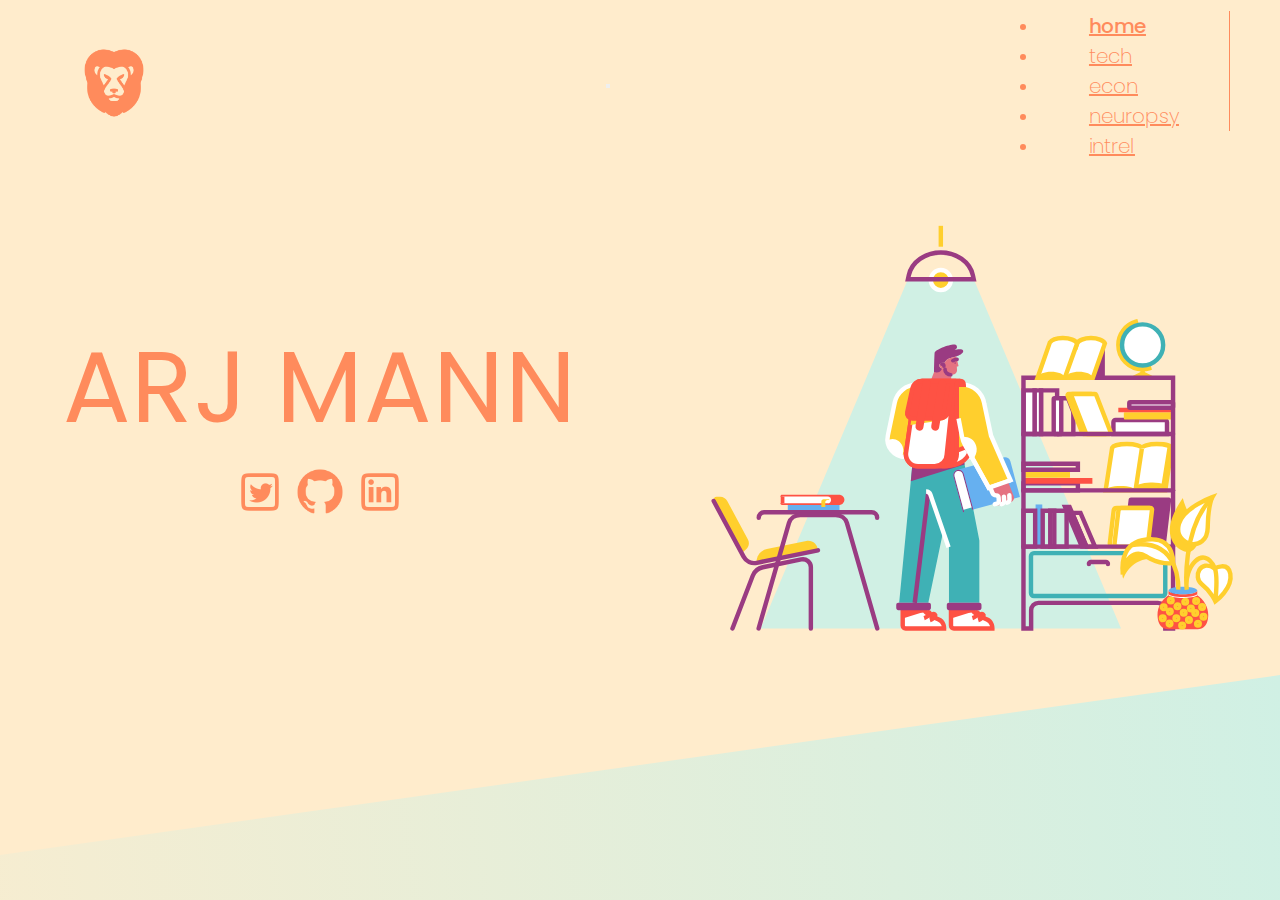
<file: index.html>
<!DOCTYPE html>
<html lang="en">
  <head>
    <meta charset="UTF-8">
    <meta name="viewport" content="width=device-width, initial-scale=1.0">
    <meta name="twitter:card" content="summary"/>
    <meta name="twitter:site" content="@SimarjitSMann"/>
    <meta name="twitter:title" content="Homepage"/>
    <meta name="twitter:description" content="A simple static website example using basic web technologies."/>
    <meta name="twitter:image" content="https://i.ibb.co/1qJPR5h/Home.PNG"/>
    <link rel="stylesheet" href="https://cdn.jsdelivr.net/npm/bootstrap@4.5.3/dist/css/bootstrap.min.css" integrity="sha384-TX8t27EcRE3e/ihU7zmQxVncDAy5uIKz4rEkgIXeMed4M0jlfIDPvg6uqKI2xXr2" crossorigin="anonymous">
    <script src="https://code.jquery.com/jquery-3.5.1.slim.min.js" integrity="sha384-DfXdz2htPH0lsSSs5nCTpuj/zy4C+OGpamoFVy38MVBnE+IbbVYUew+OrCXaRkfj" crossorigin="anonymous"></script>
    <script src="https://cdn.jsdelivr.net/npm/bootstrap@4.5.3/dist/js/bootstrap.bundle.min.js" integrity="sha384-ho+j7jyWK8fNQe+A12Hb8AhRq26LrZ/JpcUGGOn+Y7RsweNrtN/tE3MoK7ZeZDyx" crossorigin="anonymous"></script>
    <link href="css/styles.css" rel="stylesheet">
    <link rel="preconnect" href="https://fonts.googleapis.com">
    <link rel="preconnect" href="https://fonts.gstatic.com" crossorigin>
    <link href="https://fonts.googleapis.com/css2?family=Poppins:wght@200;400;500&display=swap" rel="stylesheet">
    <link href="https://fonts.googleapis.com/css2?family=Bebas+Neue&display=swap" rel="stylesheet">
    <title>Homepage</title>
  </head>
  <body>
    <div class="grid-container">
      <header class="home-header">
        <nav class="navbar navbar-expand-lg">
          <a class="navbar-brand" href="#">
            <img class="logo" alt="logo" src="img/home/lion.png">
          </a>
          <button class="navbar-toggler" type="button" data-toggle="collapse" data-target="#navbarCollapse" aria-controls="navbarCollapse" aria-expanded="false" aria-label="Toggle navigation">
            <span class="navbar-toggler-icon open-icon"></span>
          </button>
          <div class="collapse navbar-collapse" id="navbarCollapse">
            <ul class="navbar-nav mr-auto">
              <li class="nav-item home-border active">
                <a class="nav-link home-color" href="index.html">home</a>
              </li>
              <li class="nav-item home-border">
                <a class="nav-link home-color" href="tech.html">tech</a>
              </li>
              <li class="nav-item home-border">
                <a class="nav-link home-color" href="econ.html">econ</a>
              </li>
              <li class="nav-item home-border">
                <a class="nav-link home-color" href="neuropsy.html">neuropsy</a>
              </li>
              <li class="nav-item home-border">
                <a class="nav-link home-color" href="intrel.html">intrel</a>
              </li>
            </ul>
          </div>
        </nav>
      </header>
      <main class="home-main">
        <h1 class="heading heading-size home-color">ARJ MANN</h1>
        <ul class="social-list">
          <li class="social-link">
            <a href="https://twitter.com">
              <img class="social-link" src="img/home/twitter-icon.png" alt="twitter icon">
            </a>
          </li>
          <li class="social-link">
            <a href="https://github.com">
              <img class="social-link" src="img/home/github-icon.png" alt="github icon">
            </a>
          </li>
          <li class="social-link">
            <a href="https://linkedin.com">
              <img class="social-link" src="img/home/linkedin-icon.png" alt="linkedin icon">
            </a>
          </li>
        </ul>
      </main>
      <aside class="home-aside">
        <img class="study-art" src="img/home/studyart.svg" alt="Person in study room">
      </aside>
      <footer class="home-footer">
        <!--Background Image Triangle Gradient-->
      </footer>
    </div>
    <script src="js/script.js"></script>
  </body>
</html>
</file>
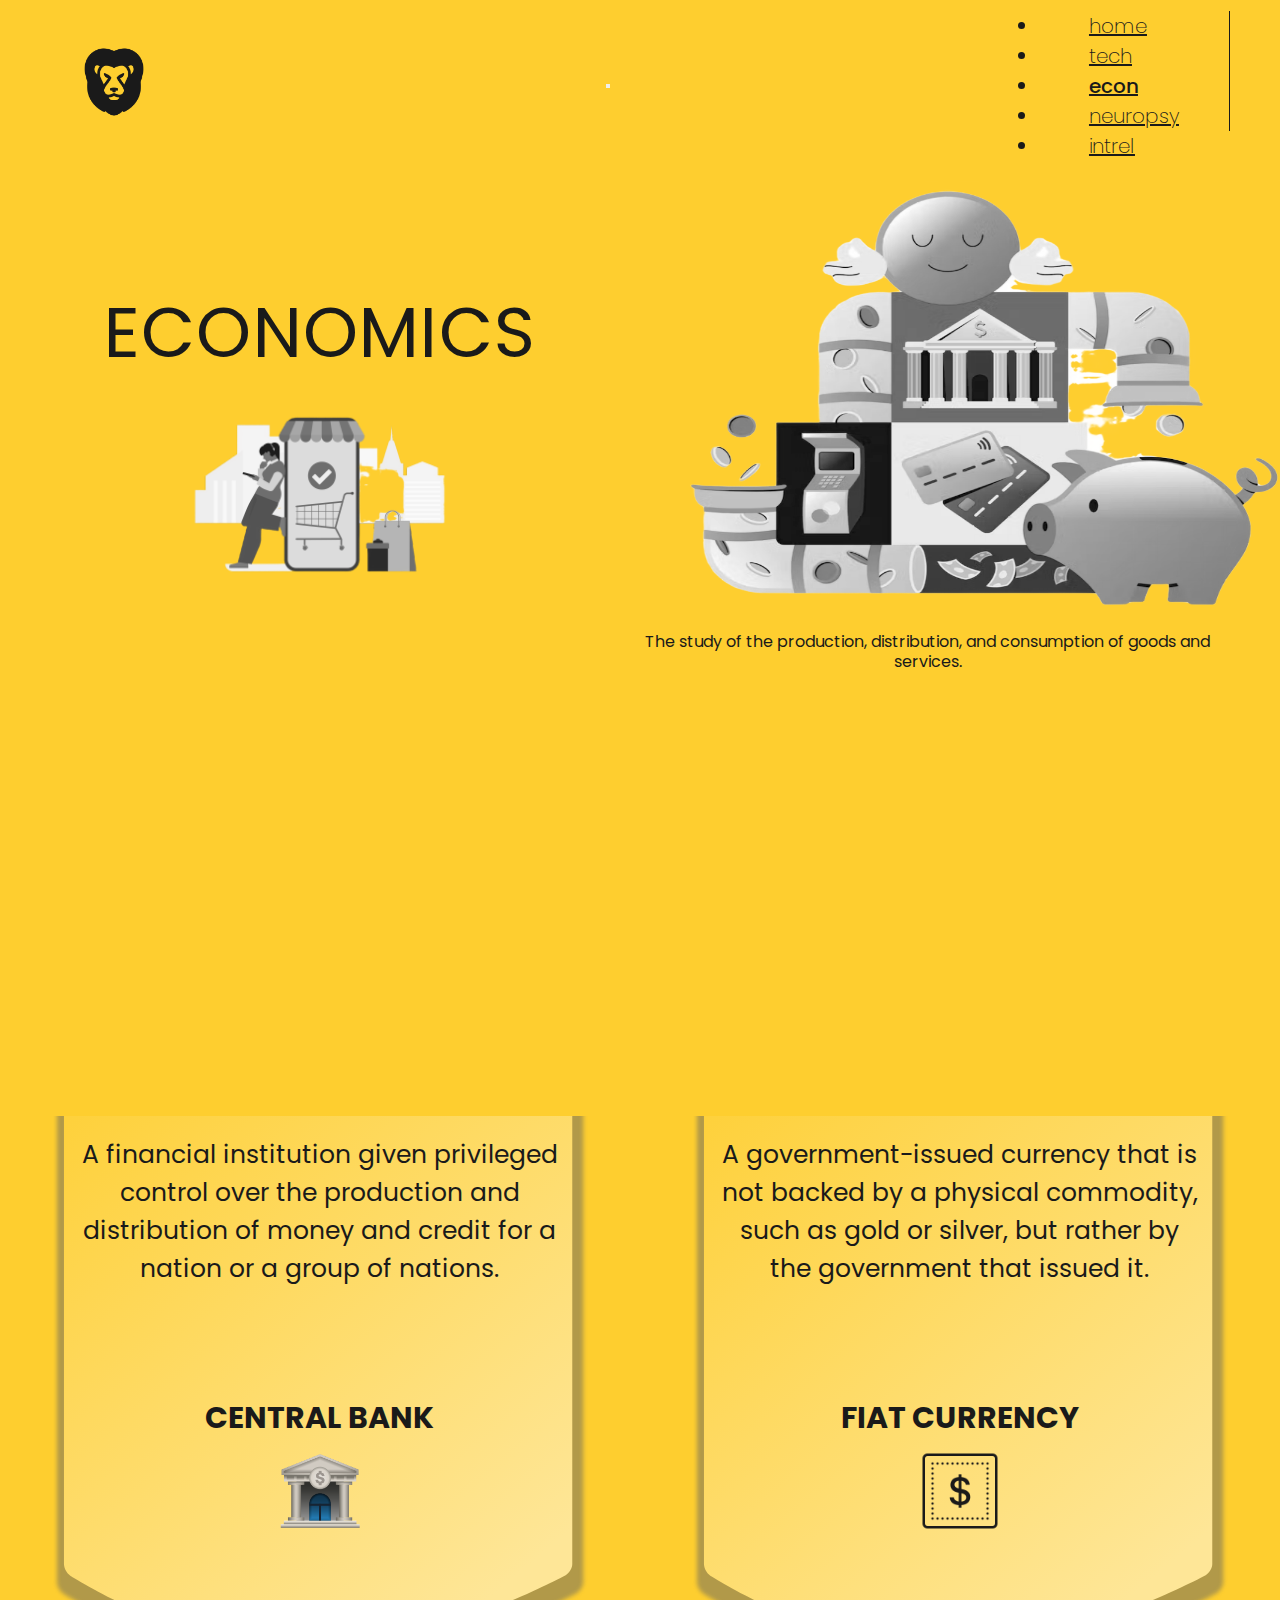
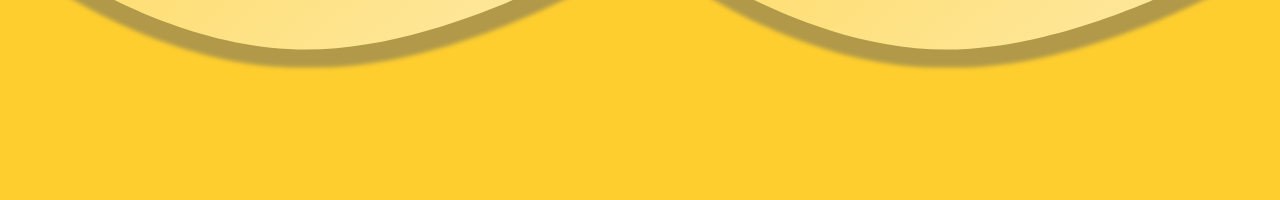
<file: econ.html>
<!DOCTYPE html>
<html lang="en">
  <head>
    <meta charset="UTF-8">
    <meta name="viewport" content="width=device-width, initial-scale=1.0">
    <link rel="stylesheet" href="https://cdn.jsdelivr.net/npm/bootstrap@4.5.3/dist/css/bootstrap.min.css" integrity="sha384-TX8t27EcRE3e/ihU7zmQxVncDAy5uIKz4rEkgIXeMed4M0jlfIDPvg6uqKI2xXr2" crossorigin="anonymous">
    <script src="https://code.jquery.com/jquery-3.5.1.slim.min.js" integrity="sha384-DfXdz2htPH0lsSSs5nCTpuj/zy4C+OGpamoFVy38MVBnE+IbbVYUew+OrCXaRkfj" crossorigin="anonymous"></script>
    <script src="https://cdn.jsdelivr.net/npm/bootstrap@4.5.3/dist/js/bootstrap.bundle.min.js" integrity="sha384-ho+j7jyWK8fNQe+A12Hb8AhRq26LrZ/JpcUGGOn+Y7RsweNrtN/tE3MoK7ZeZDyx" crossorigin="anonymous"></script>
    <link href="css/styles.css" rel="stylesheet">
    <link rel="preconnect" href="https://fonts.googleapis.com">
    <link rel="preconnect" href="https://fonts.gstatic.com" crossorigin>
    <link href="https://fonts.googleapis.com/css2?family=Poppins:wght@200;400;500&display=swap" rel="stylesheet">
    <link href="https://fonts.googleapis.com/css2?family=Bebas+Neue&display=swap" rel="stylesheet">
    <title>Economics</title>
  </head>
  <body class="econ-bg alt-body">
    <div class="grid-container-alt">
      <header class="alt-header">
        <nav class="navbar navbar-expand-lg">
          <a class="navbar-brand" href="#">
          <img class="logo" alt="logo" src="img/econ/lion.png">
          </a>
          <button class="navbar-toggler" type="button" data-toggle="collapse" data-target="#navbarCollapse" aria-controls="navbarCollapse" aria-expanded="false" aria-label="Toggle navigation">
          <span class="navbar-toggler-icon open-icon"></span>
          </button>
          <div class="collapse navbar-collapse" id="navbarCollapse">
            <ul class="navbar-nav mr-auto">
              <li class="nav-item econ-border">
                <a class="nav-link econ-color" href="index.html">home</a>
              </li>
              <li class="nav-item econ-border">
                <a class="nav-link econ-color" href="tech.html">tech</a>
              </li>
              <li class="nav-item econ-border active">
                <a class="nav-link econ-color" href="econ.html">econ</a>
              </li>
              <li class="nav-item econ-border">
                <a class="nav-link econ-color" href="neuropsy.html">neuropsy</a>
              </li>
              <li class="nav-item econ-border">
                <a class="nav-link econ-color" href="intrel.html">intrel</a>
              </li>
            </ul>
          </div>
        </nav>
      </header>
      <main class="alt-main">
        <div class="heading-div">
          <h1 class="heading heading-size-alt">ECONOMICS</h1>
          <img class="small-graphic" src="img/econ/sgraphic.svg" alt="shopping next to giant phone">
        </div>
        <div class="text-div">
          <img class="large-graphic" src="img/econ/graphic.svg" alt="collage of economic plumbing">
          <p class="description">The study of the production, distribution, and consumption of goods and services.</p>
        </div>
      </main>
      <div class="alt-section">
        <article class="subtopic">
          <div class ="subtopic-card econ-card">
            <p class="subtopic-description">A financial institution given privileged control over the production and distribution of money and credit for a nation or a group of nations.</p>
            <h2 class="subtopic-heading">CENTRAL BANK</h2>
            <img class="subtopic-icon" src="img/econ/bank-icon.png" alt="bank icon">
          </div>
        </article>
        <article class="subtopic">
          <div class="subtopic-card econ-card">
            <p class="subtopic-description">A government-issued currency that is not backed by a physical commodity, such as gold or silver, but rather by the government that issued it.</p>
            <h2 class="subtopic-heading">FIAT CURRENCY</h2>
            <img class="subtopic-icon" src="img/econ/fiat-icon.png" alt="dollar symbol icon">
          </div>
        </article>
      </div>
    </div>
    <script src="js/script.js"></script>
  </body>
</html>
</file>
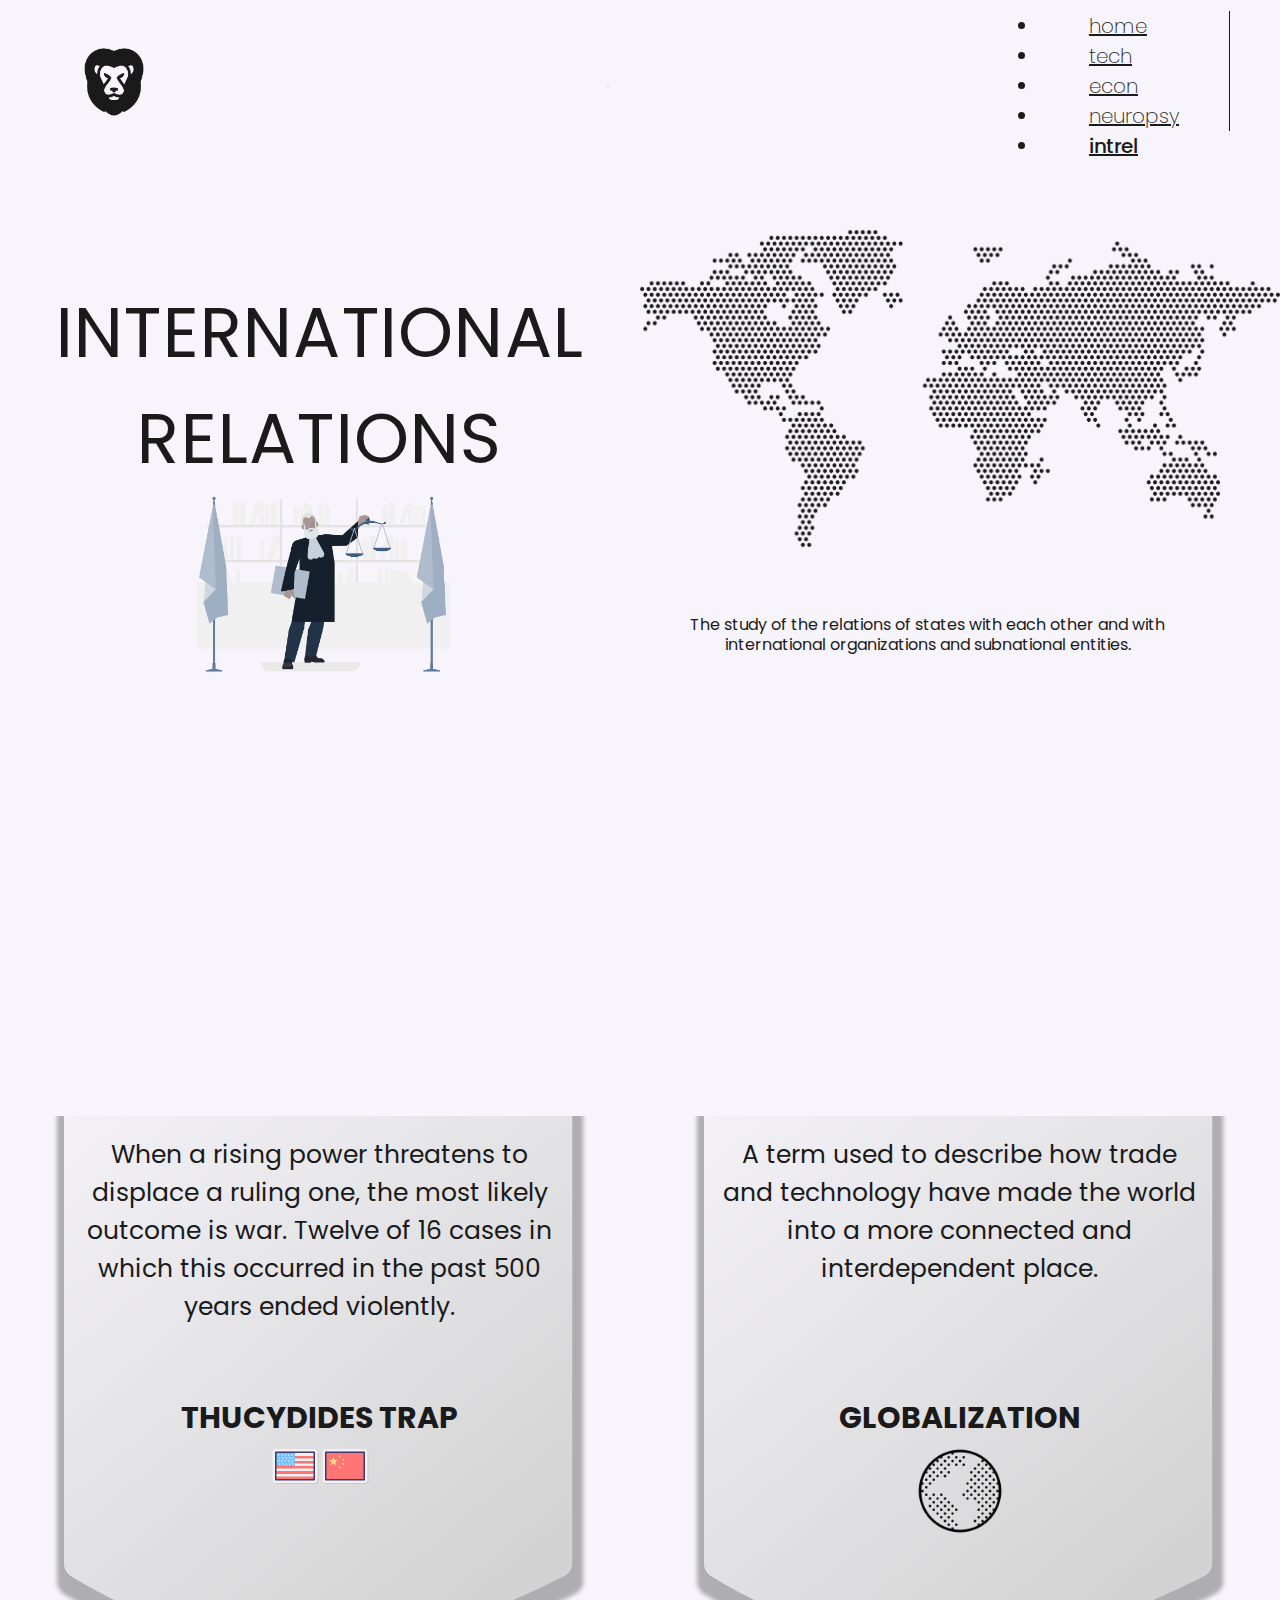
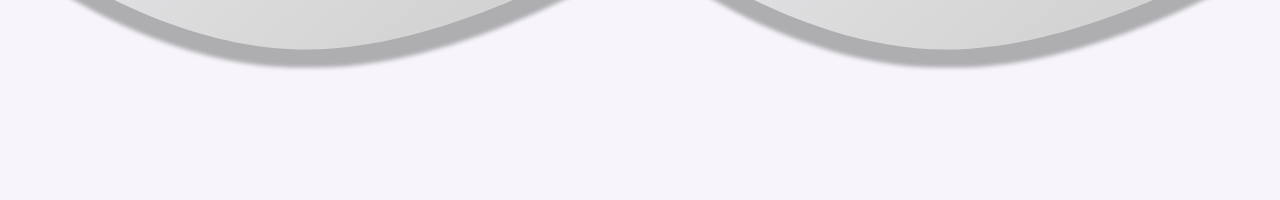
<file: intrel.html>
<!DOCTYPE html>
<html lang="en">
  <head>
    <meta charset="UTF-8">
    <meta name="viewport" content="width=device-width, initial-scale=1.0">
    <link rel="stylesheet" href="https://cdn.jsdelivr.net/npm/bootstrap@4.5.3/dist/css/bootstrap.min.css" integrity="sha384-TX8t27EcRE3e/ihU7zmQxVncDAy5uIKz4rEkgIXeMed4M0jlfIDPvg6uqKI2xXr2" crossorigin="anonymous">
    <script src="https://code.jquery.com/jquery-3.5.1.slim.min.js" integrity="sha384-DfXdz2htPH0lsSSs5nCTpuj/zy4C+OGpamoFVy38MVBnE+IbbVYUew+OrCXaRkfj" crossorigin="anonymous"></script>
    <script src="https://cdn.jsdelivr.net/npm/bootstrap@4.5.3/dist/js/bootstrap.bundle.min.js" integrity="sha384-ho+j7jyWK8fNQe+A12Hb8AhRq26LrZ/JpcUGGOn+Y7RsweNrtN/tE3MoK7ZeZDyx" crossorigin="anonymous"></script>
    <link href="css/styles.css" rel="stylesheet">
    <link rel="preconnect" href="https://fonts.googleapis.com">
    <link rel="preconnect" href="https://fonts.gstatic.com" crossorigin>
    <link href="https://fonts.googleapis.com/css2?family=Poppins:wght@200;400;500&display=swap" rel="stylesheet">
    <link href="https://fonts.googleapis.com/css2?family=Bebas+Neue&display=swap" rel="stylesheet">
    <title>International Relations</title>
  </head>
  <body class="intrel-bg alt-body">
    <div class="grid-container-alt">
      <header class="alt-header">
        <nav class="navbar navbar-expand-lg">
          <a class="navbar-brand" href="#">
            <img class="logo" alt="logo" src="img/intrel/lion.png">
          </a>
          <button class="navbar-toggler" type="button" data-toggle="collapse" data-target="#navbarCollapse" aria-controls="navbarCollapse" aria-expanded="false" aria-label="Toggle navigation">
            <span class="navbar-toggler-icon open-icon"></span>
          </button>
          <div class="collapse navbar-collapse" id="navbarCollapse">
            <ul class="navbar-nav mr-auto">
              <li class="nav-item intrel-border">
                <a class="nav-link intrel-color" href="index.html">home</a>
              </li>
              <li class="nav-item intrel-border">
                <a class="nav-link intrel-color" href="tech.html">tech</a>
              </li>
              <li class="nav-item intrel-border">
                <a class="nav-link intrel-color" href="econ.html">econ</a>
              </li>
              <li class="nav-item intrel-border">
                <a class="nav-link intrel-color" href="neuropsy.html">neuropsy</a>
              </li>
              <li class="nav-item intrel-border active">
                <a class="nav-link intrel-color" href="intrel.html">intrel</a>
              </li>
            </ul>
          </div>
        </nav>
      </header>
      <main class="alt-main">
        <div class="heading-div">
          <h1 class="heading heading-size-alt">INTERNATIONAL</h1>
          <h1 class="heading heading-size-alt">RELATIONS</h1>
          <img class="small-graphic" src="img/intrel/sgraphic.PNG" alt="judge holding balance scale">
        </div>
        <div class="text-div text-div-intrel">
          <img class="large-graphic" src="img/intrel/graphic.png" alt="world map">
          <p class="description intrel-description">The study of the relations of states with each other and with international organizations and subnational entities.</p>
        </div>
      </main>
      <div class="alt-section">
        <article class="subtopic">
          <div class="subtopic-card intrel-card">
            <p class="subtopic-description">When a rising power threatens to displace a ruling one, the most likely outcome is war. Twelve of 16 cases in which this occurred in the past 500 years ended violently.</p>
            <h2 class="subtopic-heading">THUCYDIDES TRAP</h2>
            <img class="subtopic-icon" src="img/intrel/uschina-icon.png" alt="flags of us & china">
          </div>
        </article>
        <article class="subtopic">
          <div class="subtopic-card intrel-card">
            <p class="subtopic-description">A term used to describe how trade and technology have made the world into a more connected and interdependent place.</p>
            <h2 class="subtopic-heading">GLOBALIZATION</h2>
            <img class="subtopic-icon" src="img/intrel/globe-icon.png" alt="globe">
          </div>
        </article>
      </div>
    </div>
    <script src="js/script.js"></script>
  </body>
</html>
</file>
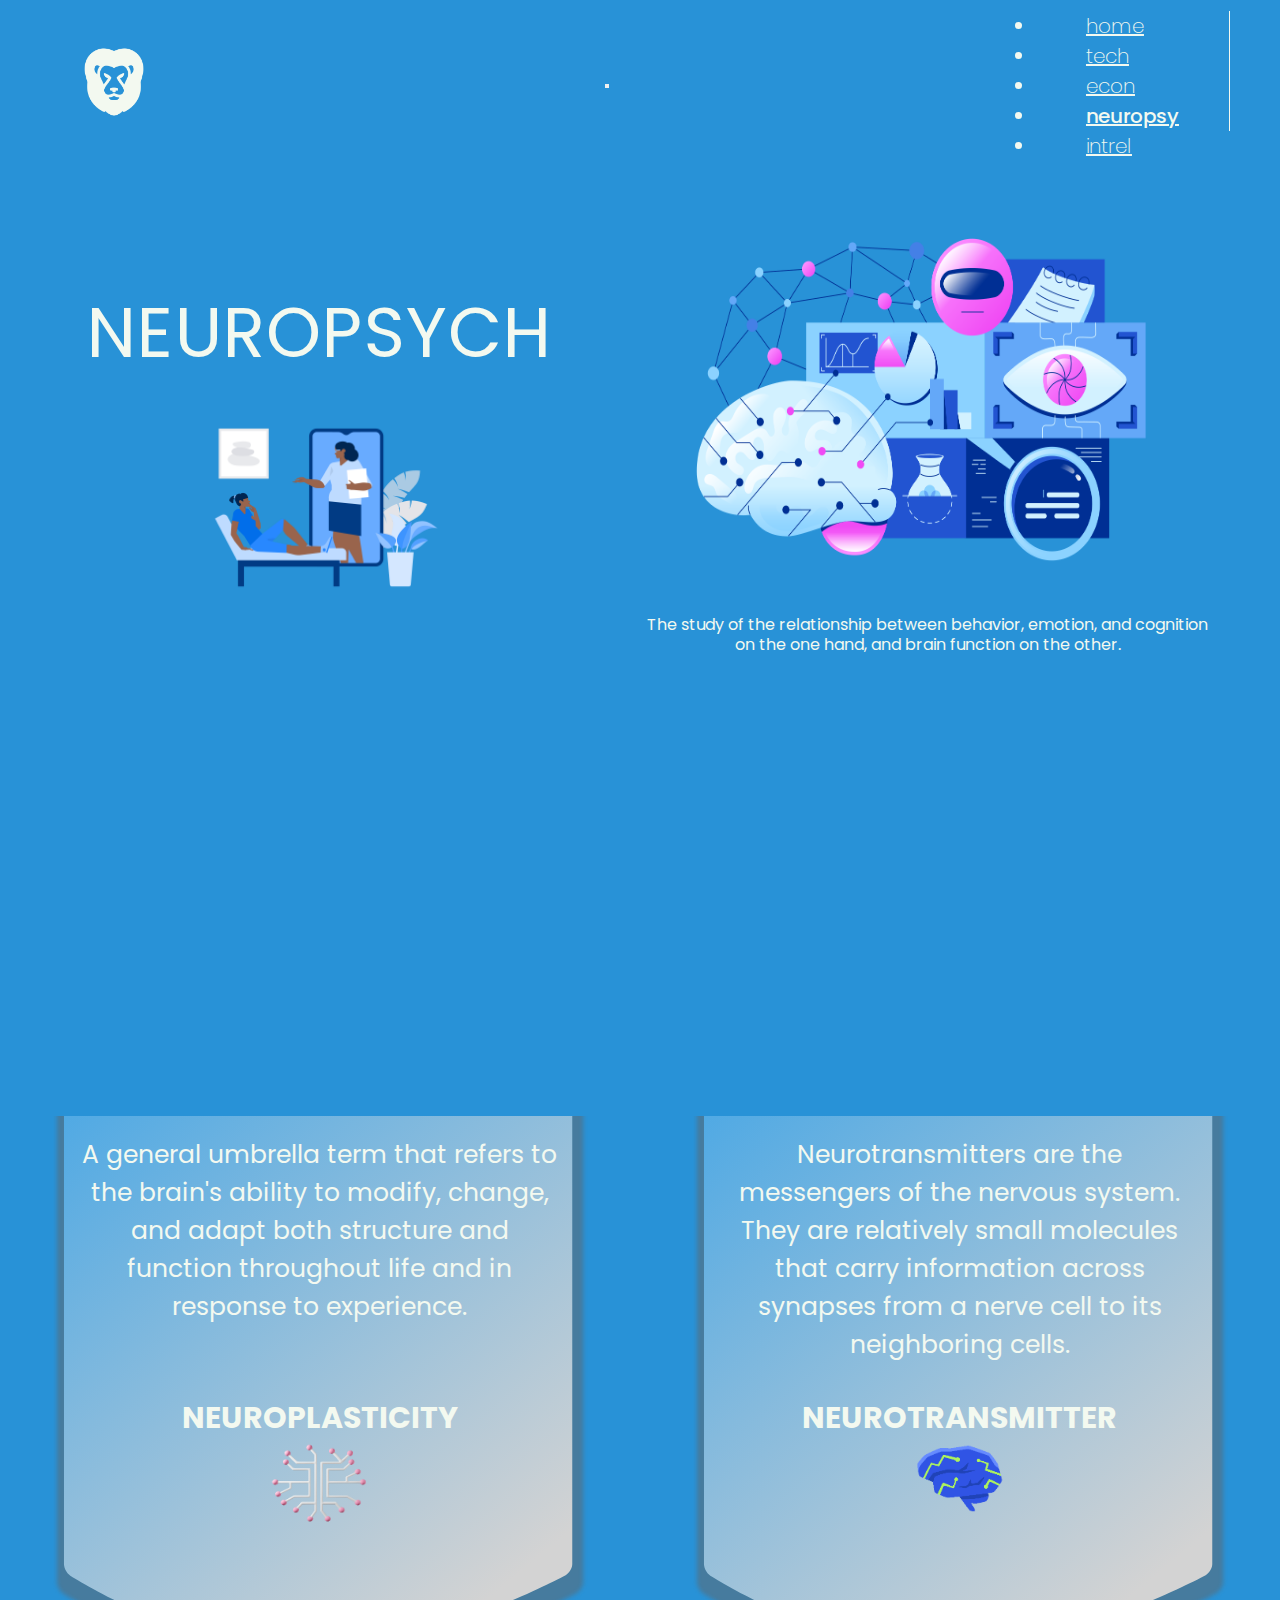
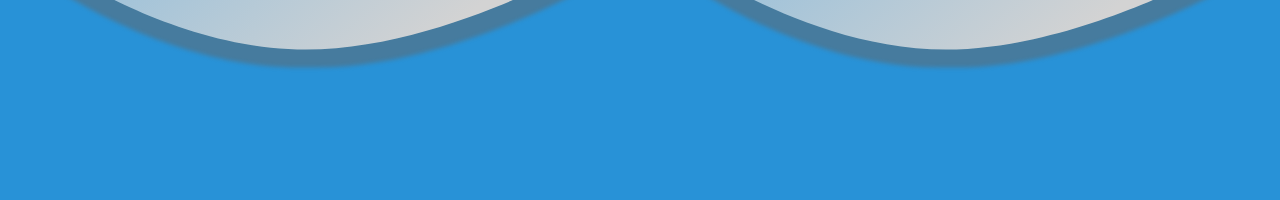
<file: neuropsy.html>
<!DOCTYPE html>
<html lang="en">
  <head>
    <meta charset="UTF-8">
    <meta name="viewport" content="width=device-width, initial-scale=1.0">
    <link rel="stylesheet" href="https://cdn.jsdelivr.net/npm/bootstrap@4.5.3/dist/css/bootstrap.min.css" integrity="sha384-TX8t27EcRE3e/ihU7zmQxVncDAy5uIKz4rEkgIXeMed4M0jlfIDPvg6uqKI2xXr2" crossorigin="anonymous">
    <script src="https://code.jquery.com/jquery-3.5.1.slim.min.js" integrity="sha384-DfXdz2htPH0lsSSs5nCTpuj/zy4C+OGpamoFVy38MVBnE+IbbVYUew+OrCXaRkfj" crossorigin="anonymous"></script>
    <script src="https://cdn.jsdelivr.net/npm/bootstrap@4.5.3/dist/js/bootstrap.bundle.min.js" integrity="sha384-ho+j7jyWK8fNQe+A12Hb8AhRq26LrZ/JpcUGGOn+Y7RsweNrtN/tE3MoK7ZeZDyx" crossorigin="anonymous"></script>
    <link href="css/styles.css" rel="stylesheet">
    <link rel="preconnect" href="https://fonts.googleapis.com">
    <link rel="preconnect" href="https://fonts.gstatic.com" crossorigin>
    <link href="https://fonts.googleapis.com/css2?family=Poppins:wght@200;400;500&display=swap" rel="stylesheet">
    <link href="https://fonts.googleapis.com/css2?family=Bebas+Neue&display=swap" rel="stylesheet">
    <title>Neuropsychology</title>
  </head>
  <body class="neuropsy-bg alt-body">
    <div class="grid-container-alt">
      <header class="alt-header">
        <nav class="navbar navbar-expand-lg">
          <a class="navbar-brand" href="#">
            <img class="logo" alt="logo" src="img/neuropsy/lion.png">
          </a>
          <button class="navbar-toggler" type="button" data-toggle="collapse" data-target="#navbarCollapse" aria-controls="navbarCollapse" aria-expanded="false" aria-label="Toggle navigation">
            <span class="navbar-toggler-icon open-icon"></span>
          </button>
          <div class="collapse navbar-collapse" id="navbarCollapse">
            <ul class="navbar-nav mr-auto">
              <li class="nav-item neuropsy-border">
                <a class="nav-link neuropsy-color" href="index.html">home</a>
              </li>
              <li class="nav-item neuropsy-border">
                <a class="nav-link neuropsy-color" href="tech.html">tech</a>
              </li>
              <li class="nav-item neuropsy-border">
                <a class="nav-link neuropsy-color" href="econ.html">econ</a>
              </li>
              <li class="nav-item neuropsy-border active">
                <a class="nav-link neuropsy-color" href="neuropsy.html">neuropsy</a>
              </li>
              <li class="nav-item neuropsy-border">
                <a class="nav-link neuropsy-color" href="intrel.html">intrel</a>
              </li>
            </ul>
          </div>
        </nav>
      </header>
      <main class="alt-main">
        <div class="heading-div">
          <h1 class="heading heading-size-alt">NEUROPSYCH</h1>
          <img class="small-graphic" src="img/neuropsy/sgraphic.svg" alt="person speaking to a psychologist">
        </div>
        <div class="text-div">
          <img class="large-graphic neuropsy-graphic" src="img/neuropsy/graphic.svg" alt="collage of brain related images">
          <p class="description">The study of the relationship between behavior, emotion, and cognition on the one hand, and brain function on the other.</p>
        </div>
      </main>
      <div class="alt-section">
        <article class="subtopic">
          <div class="subtopic-card neuropsy-card">
            <p class="subtopic-description">A general umbrella term that refers to the brain's ability to modify, change, and adapt both structure and function throughout life and in response to experience.</p>
            <h2 class="subtopic-heading">NEUROPLASTICITY</h2>
            <img class="subtopic-icon" src="img/neuropsy/neural-icon.png" alt="neural pathways icon">
          </div>
        </article>
        <article class="subtopic">
          <div class="subtopic-card neuropsy-card">
            <p class="subtopic-description">Neurotransmitters are the messengers of the nervous system. They are relatively small molecules that carry information across synapses from a nerve cell to its neighboring cells.</p>
            <h2 class="subtopic-heading">NEUROTRANSMITTER</h2>
            <img class="subtopic-icon" src="img/neuropsy/transmit-icon.png" alt="brain with lit up synapses icon">
          </div>
        </article>
      </div>
    </div>
    <script src="js/script.js"></script>
  </body>
</html>
</file>
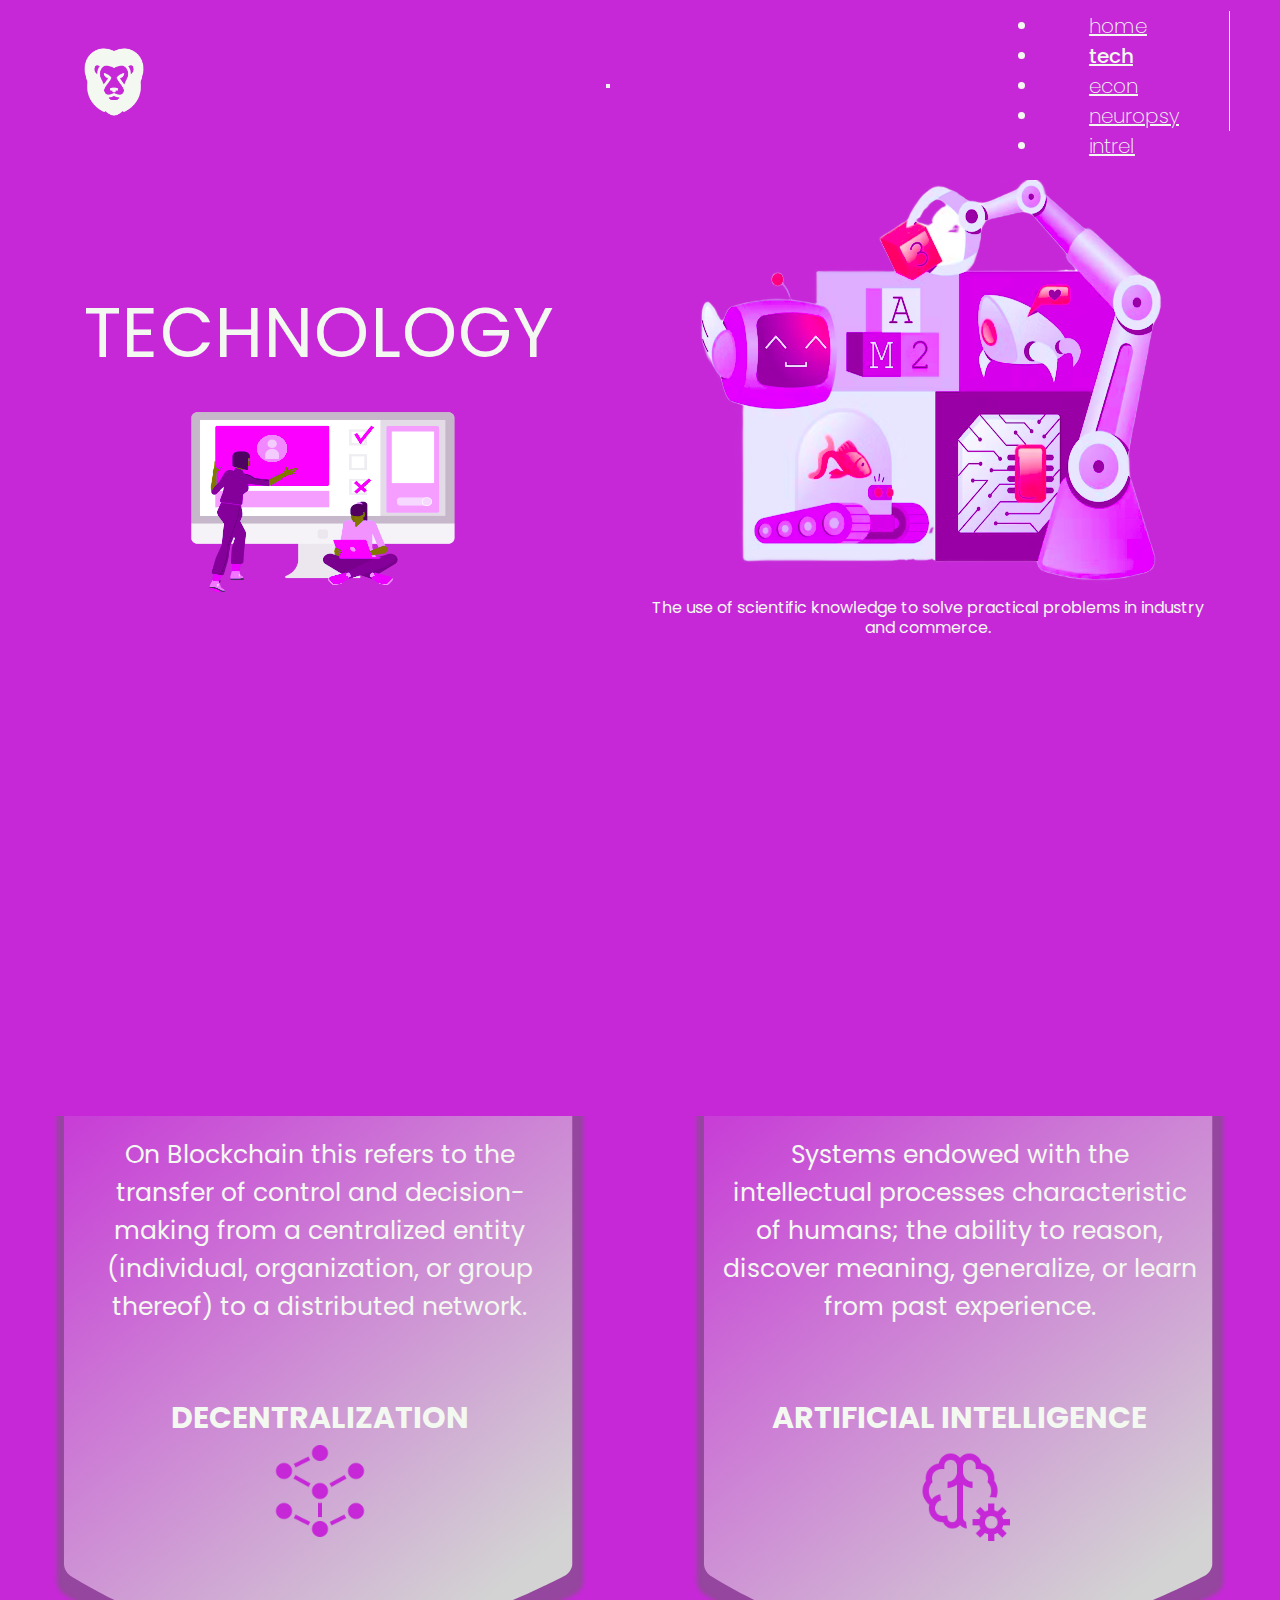
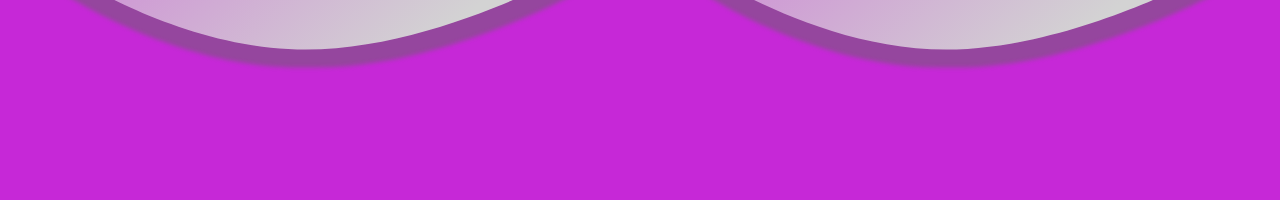
<file: tech.html>
<!DOCTYPE html>
<html lang="en">
  <head>
    <meta charset="UTF-8">
    <meta name="viewport" content="width=device-width, initial-scale=1.0">
    <link rel="stylesheet" href="https://cdn.jsdelivr.net/npm/bootstrap@4.5.3/dist/css/bootstrap.min.css" integrity="sha384-TX8t27EcRE3e/ihU7zmQxVncDAy5uIKz4rEkgIXeMed4M0jlfIDPvg6uqKI2xXr2" crossorigin="anonymous">
    <script src="https://code.jquery.com/jquery-3.5.1.slim.min.js" integrity="sha384-DfXdz2htPH0lsSSs5nCTpuj/zy4C+OGpamoFVy38MVBnE+IbbVYUew+OrCXaRkfj" crossorigin="anonymous"></script>
    <script src="https://cdn.jsdelivr.net/npm/bootstrap@4.5.3/dist/js/bootstrap.bundle.min.js" integrity="sha384-ho+j7jyWK8fNQe+A12Hb8AhRq26LrZ/JpcUGGOn+Y7RsweNrtN/tE3MoK7ZeZDyx" crossorigin="anonymous"></script>
    <link href="css/styles.css" rel="stylesheet">
    <link rel="preconnect" href="https://fonts.googleapis.com">
    <link rel="preconnect" href="https://fonts.gstatic.com" crossorigin>
    <link href="https://fonts.googleapis.com/css2?family=Poppins:wght@200;400;500&display=swap" rel="stylesheet">
    <link href="https://fonts.googleapis.com/css2?family=Bebas+Neue&display=swap" rel="stylesheet">
    <title>Technology</title>
  </head>
  <body class="tech-bg alt-body">
    <div class="grid-container-alt">
      <header class="alt-header">
        <nav class="navbar navbar-expand-lg">
          <a class="navbar-brand" href="#">
            <img class="logo" alt="logo" src="img/tech/lion.png">
          </a>
          <button class="navbar-toggler" type="button" data-toggle="collapse" data-target="#navbarCollapse" aria-controls="navbarCollapse" aria-expanded="false" aria-label="Toggle navigation">
            <span class="navbar-toggler-icon open-icon"></span>
          </button>
          <div class="collapse navbar-collapse" id="navbarCollapse">
            <ul class="navbar-nav mr-auto">
              <li class="nav-item tech-border">
                <a class="nav-link tech-color" href="index.html">home</a>
              </li>
              <li class="nav-item tech-border active">
                <a class="nav-link tech-color" href="tech.html">tech</a>
              </li>
              <li class="nav-item tech-border">
                <a class="nav-link tech-color" href="econ.html">econ</a>
              </li>
              <li class="nav-item tech-border">
                <a class="nav-link tech-color" href="neuropsy.html">neuropsy</a>
              </li>
              <li class="nav-item tech-border">
                <a class="nav-link tech-color" href="intrel.html">intrel</a>
              </li>
            </ul>
          </div>
        </nav>
      </header>
      <main class="alt-main">
        <div class="heading-div">
          <h1 class="heading heading-size-alt">TECHNOLOGY</h1>
          <img class="small-graphic" src="img/tech/sgraphic.svg" alt="people working on computer">
        </div>
        <div class="text-div">
          <img class="large-graphic" src="img/tech/graphic.svg" alt="collage of technologies">
          <p class="description">The use of scientific knowledge to solve practical problems in industry and commerce.</p>
        </div>
      </main>
      <div class="alt-section">
        <article class="subtopic">
          <div class="subtopic-card tech-card">
            <p class="subtopic-description">On Blockchain this refers to the transfer of control and decision-making from a centralized entity (individual, organization, or group thereof) to a distributed network.</p>
            <h2 class="subtopic-heading">DECENTRALIZATION</h2>
            <img class="subtopic-icon" src="img/tech/decentralized-icon.png" alt="decentralized nodes icon">
          </div>
        </article>
        <article class="subtopic">
          <div class="subtopic-card tech-card">
            <p class="subtopic-description">Systems endowed with the intellectual processes characteristic of humans; the ability to reason, discover meaning, generalize, or learn from past experience.</p>
            <h2 class="subtopic-heading">ARTIFICIAL INTELLIGENCE</h2>
            <img class="subtopic-icon" src="img/tech/ai-icon.png" alt="brain with gear icon">
          </div>
        </article>
      </div>
    </div>
    <script src="js/script.js"></script>
  </body>
</html>
</file>
<file: css/styles.css>
* {
    margin: 0;
    padding: 0;
    box-sizing: border-box;
}
html {
    font-size: calc(15px + 0.390625vw);
}
/* Position & Sizing: index.html */
body {
    background-color: #FFECCC;
    color: #ff8b5c;
}
.home-color {
    color: #ff8b5c;
}
.grid-container {
    height: 100vh;
    width: 100vw;
    display: grid;
    grid-template-rows: 20% 55% 25%;
    grid-template-columns: 1fr 2fr 2fr 1fr;
    grid-template-areas: "header header header header" "main main aside aside" "footer footer footer footer";
}
.home-header {
    grid-area: header;
}
.home-main {
    grid-area: main;
    height: 100%;
    width: 100%;
    display: flex;
    flex-flow: column nowrap;
    justify-content: center;
    align-items: center;
}
.home-aside {
    height: 100%;
    grid-area: aside;
}
.home-footer {
    grid-area: footer;
    background-image: url("../img/home/triangle-gradient.svg");
    background-size: cover;
    background-repeat: no-repeat;
    background-position: bottom right;
}
.navbar {
    height: 19dvh;
    display: flex;
    align-items: center;
    justify-content: space-between;
    padding: 1rem 2.5rem;
}
.navbar-brand {
    width: 10vw;
    text-align: center;
}
.logo {
    width: 3.5rem;
    height: auto;
}
.logo:hover {
    width: 3.75rem
}
.navbar .navbar-toggler {
    z-index: 1;
}
.navbar-toggler:focus {
    outline: none;
}
.open-icon {
    background-image: url("../img/home/menu.svg");
}
.close-icon {
    background-image: url("../img/home/close.svg");
}
.navbar-collapse {
    flex-grow: 0;
}
.nav-item {
    padding: 0rem 0.5rem;
}
.home-border:not(:last-child) {
    border-right: 0.01rem solid #ff8b5c;
}
.nav-link {
    font-family: Poppins;
    font-size: 1rem;
    font-weight: 200;
    text-align: center;
    padding: 0rem 2rem 0rem 2rem;
}
.nav-link:hover {
    text-decoration: none;
    color: inherit;
    font-weight: bold;
}
.active .nav-link {
    font-weight: 500;
}
.heading {
    font-family: Poppins;
    font-weight: 400;
    letter-spacing: 0.0625rem;
}
.heading-size {
    font-size: 5rem;
    vertical-align: center;
}
.social-list {
    width: 20vw;
    height: 9dvh;
    display: flex;
    flex-flow: row nowrap;
    justify-content: center;
    list-style-type: none;
}
.social-link {
    width: 3rem;
    height: auto;
}
img.social-link:hover {
    transform: scale(1.25, 1.25);
}
.study-art {
    height: 100%;
    width: 100%;
    object-fit: cover;
    object-position: bottom center;
}
/* Position & Sizing: tech.html econ.html neuropsy.html intrel.html */
.alt-body {
    height: 200vh;
    font-family: Poppins;
}
.grid-container-alt {
    height: 200vh;
    width: 100%;
    display: grid;
    grid-template-rows: 10% 45% 45%;
    grid-template-columns: 1fr 2fr 2fr 1fr;
    grid-template-areas: "header header header header" "main main main main" "section section section section";
}
.alt-header {
    grid-area: header;
    width: 100%
}
.alt-main {
    grid-area: main;
    display: flex;
    width:100%
}
.alt-section {
    grid-area: section;
    display: flex;
}
.heading-div {
    width: 50%;
    display: flex;
    flex-flow: column nowrap;
    justify-content: flex-start;
    align-items: center;
    padding-top: 5rem;
}
.text-div {
    width: 50%;
}
.heading-size-alt {
    font-size: 3.5rem;
}
.small-graphic {
    width: 47%;
    object-fit: cover;
    object-position: center center;
}
.large-graphic {
    width: 100%;
    object-fit: cover;
    object-position: bottom center;
}
.description {
    width: 90%;
    height: 30%;
    font-size: 0.8rem;
    line-height: 1rem;
    text-align: center;
    margin: 0rem 0rem 0rem 0rem;
}
.subtopic {
    width: 100%;
    height: 100%;
    display: flex;
    justify-content: space-around;
    align-items: center;
}
.subtopic-card {
    background-size: cover;
    background-repeat: no-repeat;
    background-position: bottom center;
    height: 69%;
    width: 84%;
    display: flex;
    flex-flow: column nowrap;
    align-items: center;
    padding-bottom: 2rem;
}
.subtopic-description {
    text-align: center;
    font-size: 1.25rem;
    margin-top: 1rem;
    width: 90%;
    height: 50%;
}
.subtopic-heading {
    font-size: 1.5rem;
}
.subtopic-icon {
    width: 5rem;
    height: auto;
}
/* tech.html Styling */
.tech-bg {
    background-color: #C628D7;
    color: #F3F9F0;
}
.tech-color {
    color: #F3F9F0;
}
.tech-border:not(:last-child) {
    border-right: 0.01rem solid #F3F9F0;
}
.tech-card {
    background-image: url("../img/tech/card-gradient.svg");
}
/* econ.html Styling */
.econ-bg {
    background-color: #FECE2F;
    color: #1A1A1A;
}
.econ-color {
    color: #1A1A1A;
}
.econ-border:not(:last-child) {
    border-right: 0.01rem solid #1A1A1A;
}
.econ-card {
    background-image: url("../img/econ/card-gradient.svg");
}
/* neuropsy.html Styling */
.neuropsy-bg {
    background-color: #2892D7;
    color: #F3F9F0;
}
.neuropsy-color {
    color: #F3F9F0;
}
.neuropsy-border:not(:last-child) {
    border-right: 0.01rem solid #F3F9F0;
}
.neuropsy-card {
    background-image: url("../img/neuropsy/card-gradient.svg");
}
.neuropsy-graphic {
    width: 90%;
}
/* intrel.html Styling */
.intrel-bg {
    background-color: #F7F5FB;
    color: #1A1A1A;
}
.intrel-color {
    color: #1A1A1A;
}
.intrel-border:not(:last-child) {
    border-right: 0.01rem solid #1A1A1A;
}
.intrel-card {
    background-image: url("../img/intrel/card-gradient.svg");
}
.text-div-intrel {
    padding-top: 2.5rem;
}
.intrel-description {
    padding-top: 3rem;
}
/* Fullscreen Nav for Smaller Screens : index.html tech.html econ.html neuropsy.html intrel.html */
@media (max-width: 991.98px) {
    .navbar {
        padding: 1rem 5rem;
   }
    .navbar .navbar-collapse {
        background: rgba(0, 0, 0, 0.85);
        opacity: 0;
        position: fixed;
        top: 0;
        left: 0;
        right: 0;
        bottom: 0;
        transition: opacity 0.35s ease;
        display: flex;
        flex-direction: column;
        align-content: center;
        text-align: center !important;
        overflow-y: scroll;
        overflow-x: hidden;
   }
    .navbar .navbar-collapse.collapse {
        display: flex;
        opacity: 0;
        pointer-events: none;
   }
    .navbar .navbar-collapse.collapsing[style*="height"] {
        opacity: 1;
        height: 100vh !important;
   }
    .navbar .navbar-collapse.collapsing {
        opacity: 0;
        height: 100vh;
   }
    .navbar .navbar-collapse.collapse.show {
        opacity: 1;
        pointer-events: auto;
   }
    .navbar .navbar-collapse .navbar-nav {
        margin-right: initial !important;
        margin-top: auto;
        margin-bottom: auto;
   }
    .navbar-nav {
        margin-left: initial !important;
   }
    .nav-item {
        border-right: none !important;
        padding: 0.5rem 0rem;
   }
    .nav-link {
        font-size: 2rem;
   }
   /* Change text color for links on fullscreen nav: econ.html */
    .econ-color {
        color: #F3F9F0;
   }
   /* Change text color for links on fullscreen nav: econ.html */
    .intrel-color {
        color: #F3F9F0;
   }
}
/* Laptop */
@media screen and (max-width: 992px) {
   /* index.html */
    .heading-size {
        font-size: 4rem;
   }

   /* tech.html econ.html neuropsy.html intrel.html */
    .heading-size-alt {
        font-size: 3rem;
   }
    .description {
        margin: 1rem 0rem 0rem 0rem;
   }
    .subtopic-description {
        font-size: 1rem;
   }
    .subtopic-heading {
        font-size: 1rem;
   }
    .subtopic-icon {
        width: 4rem;
   }
}
/* Phones & Tablets */
@media screen and (max-width: 800px) {
   /* index.html*/
    .grid-container {
        grid-template-rows: 15% 55% 20% 10%;
        grid-template-columns: 1fr;
        grid-template-areas: "header" "aside" "main" "footer";
   }
    .navbar {
        padding: 2rem 3rem;
   }
    .heading-size {
        font-size: 3rem;
   }
    .social-list {
        width: 100vw;
   }
   /* tech.html econ.html neuropsy.html intrel.html */
    .grid-container-alt {
        grid-template-rows: 10% 45% 45%;
        grid-template-columns: 1fr;
        grid-template-areas: "header" "main" "section";
   }
    .alt-main {
        display: block;
        padding-top: 2rem;
   }
    .heading-div {
        width: 100%;
        padding-top: 0rem;
   }
    .text-div {
        width: 100%;
        display: flex;
        flex-flow: column-reverse nowrap;
        align-items: center;
   }
    .large-graphic {
        display: none;
   }
    .description {
        padding: 1rem 0rem 1rem 0rem;
        font-size: 1.5rem;
        line-height: 3rem;
   }
    .alt-section {
        display: block;
   }
    .subtopic {
        height: auto;
        padding: 0.5rem 0rem 0.5rem 0rem;
   }
    .subtopic-description {
        font-size: 1rem;
   }
    .subtopic-heading {
        font-weight: 600;
   }
}
</file>
